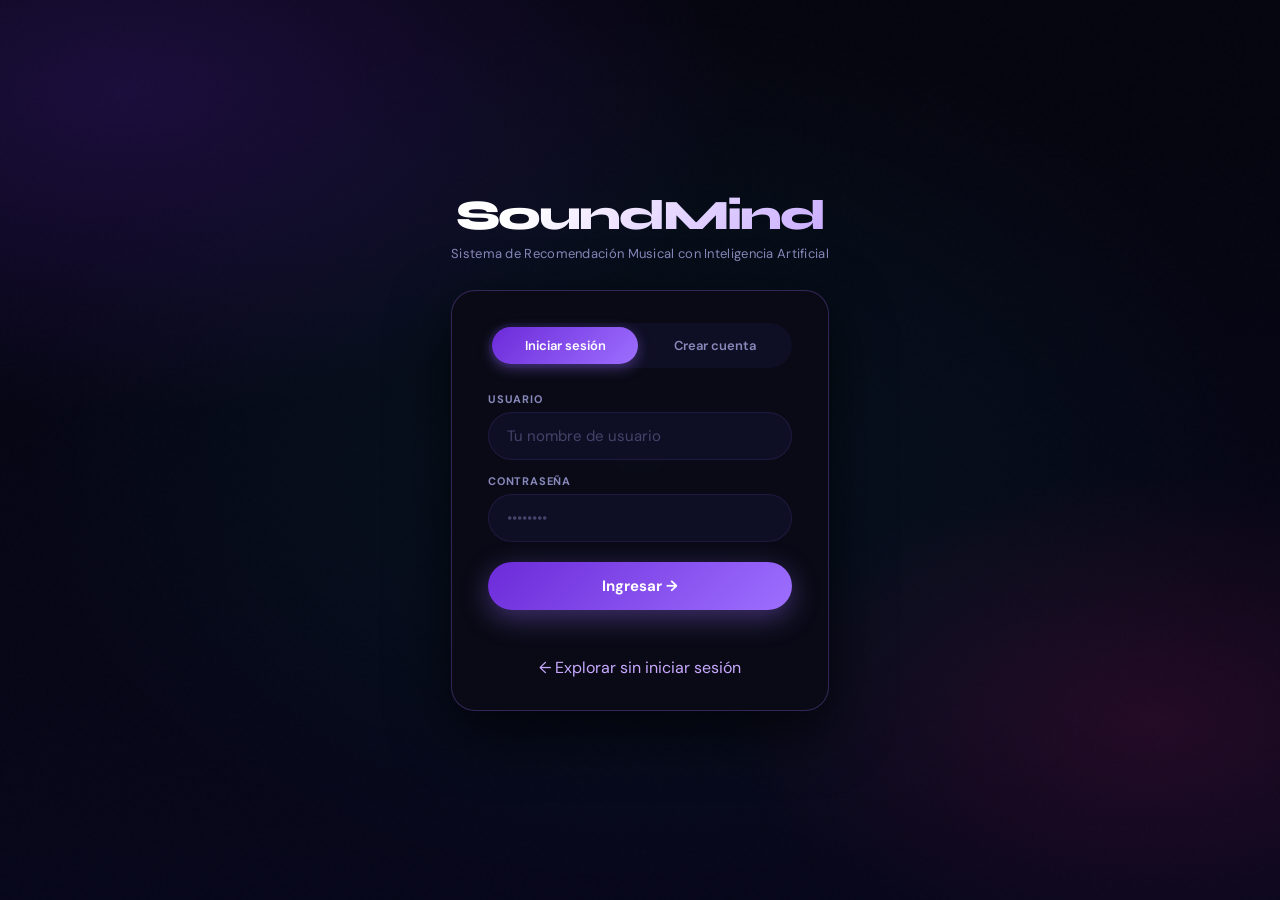
<file: login.html>
<!DOCTYPE html>
<html lang="es">
<head>
  <meta charset="UTF-8">
  <meta name="viewport" content="width=device-width, initial-scale=1.0">
  <title>SoundMind — Iniciar sesión</title>
  <link rel="preconnect" href="https://fonts.googleapis.com">
  <link href="https://fonts.googleapis.com/css2?family=Syne:wght@400;600;700;800&family=DM+Sans:ital,opsz,wght@0,9..40,300;0,9..40,400;0,9..40,500;0,9..40,600;1,9..40,400&display=swap" rel="stylesheet">
  <link rel="stylesheet" href="style.css">
  <style>
    body {
      display: flex;
      align-items: center;
      justify-content: center;
      min-height: 100vh;
      padding: 20px;
      background: radial-gradient(circle at 20% 30%, #1a0533 0%, #0b0b16 60%, #05050c 100%);
      background-size: 400% 400%;
      animation: gradientShift 15s ease infinite;
    }
    @keyframes gradientShift {
      0% { background-position: 0% 50%; }
      50% { background-position: 100% 50%; }
      100% { background-position: 0% 50%; }
    }
    #authScreen {
      position: static;
      background: transparent;
      backdrop-filter: none;
    }
    .auth-card {
      background: rgba(11,11,22,0.9);
      backdrop-filter: blur(15px);
    }
  </style>
</head>
<body>
  <div id="authScreen">
    <div class="auth-wrap">
      <div class="auth-brand">
        <h1>SoundMind</h1>
        <p>Sistema de Recomendación Musical con Inteligencia Artificial</p>
      </div>
      <div class="auth-card">
        <div class="auth-tabs">
          <button class="auth-tab active" id="tabLogin" onclick="switchTab('login')">Iniciar sesión</button>
          <button class="auth-tab" id="tabReg" onclick="switchTab('register')">Crear cuenta</button>
        </div>

        <div id="formLogin">
          <div class="auth-field">
            <label>Usuario</label>
            <input type="text" id="loginUser" placeholder="Tu nombre de usuario" autocomplete="username">
          </div>
          <div class="auth-field">
            <label>Contraseña</label>
            <input type="password" id="loginPass" placeholder="••••••••" autocomplete="current-password">
          </div>
          <button class="btn-auth" onclick="doLogin()">Ingresar →</button>
        </div>

        <div id="formReg" class="hidden">
          <div class="auth-field">
            <label>Nombre</label>
            <input type="text" id="regName" placeholder="Tu nombre real" autocomplete="name">
          </div>
          <div class="auth-field">
            <label>Usuario</label>
            <input type="text" id="regUser" placeholder="Elige un nombre de usuario" autocomplete="username">
          </div>
          <div class="auth-field">
            <label>Contraseña</label>
            <input type="password" id="regPass" placeholder="Mínimo 6 caracteres" autocomplete="new-password">
          </div>
          <button class="btn-auth" onclick="doRegister()">Crear cuenta →</button>
        </div>

        <div id="authMsg"></div>
        <p style="text-align:center; margin-top:15px; color:var(--text2);">
          <a href="explore.html" style="color:var(--accent3);">← Explorar sin iniciar sesión</a>
        </p>
      </div>
    </div>
  </div>

  <script>
    const API_BASE = 'https://streamflix-music.onrender.com';

    function saveSession(user) {
      localStorage.setItem('soundmind_user', JSON.stringify(user));
    }

    function switchTab(tab) {
      document.getElementById('tabLogin').classList.toggle('active', tab === 'login');
      document.getElementById('tabReg').classList.toggle('active', tab === 'register');
      document.getElementById('formLogin').classList.toggle('hidden', tab !== 'login');
      document.getElementById('formReg').classList.toggle('hidden', tab !== 'register');
      document.getElementById('authMsg').textContent = '';
    }

    async function doLogin() {
      const username = document.getElementById('loginUser').value.trim();
      const password = document.getElementById('loginPass').value.trim();
      if (!username || !password) {
        document.getElementById('authMsg').textContent = 'Completa todos los campos';
        return;
      }
      document.getElementById('authMsg').textContent = 'Verificando…';
      try {
        const res = await fetch(`${API_BASE}/api/login`, {
          method: 'POST',
          headers: { 'Content-Type': 'application/json' },
          body: JSON.stringify({ username, password })
        });
        if (!res.ok) {
          const errorData = await res.json().catch(() => ({}));
          throw new Error(errorData.error || 'Error de conexión');
        }
        const data = await res.json();
        saveSession(data.user);
        window.location.href = 'index.html';
      } catch (err) {
        console.error('Error en login:', err);
        document.getElementById('authMsg').textContent = err.message || 'Error de conexión. Intenta de nuevo.';
      }
    }

    async function doRegister() {
      const nombre = document.getElementById('regName').value.trim();
      const username = document.getElementById('regUser').value.trim();
      const password = document.getElementById('regPass').value.trim();
      if (!nombre || !username || !password) {
        document.getElementById('authMsg').textContent = 'Completa todos los campos';
        return;
      }
      if (username.length < 3) {
        document.getElementById('authMsg').textContent = 'El usuario debe tener al menos 3 caracteres';
        return;
      }
      if (password.length < 6) {
        document.getElementById('authMsg').textContent = 'La contraseña debe tener al menos 6 caracteres';
        return;
      }
      document.getElementById('authMsg').textContent = 'Creando cuenta…';
      try {
        const res = await fetch(`${API_BASE}/api/register`, {
          method: 'POST',
          headers: { 'Content-Type': 'application/json' },
          body: JSON.stringify({ nombre, username, password })
        });
        if (!res.ok) {
          const errorData = await res.json().catch(() => ({}));
          throw new Error(errorData.error || 'Error al crear cuenta');
        }
        const data = await res.json();
        saveSession(data.user);
        window.location.href = 'index.html';
      } catch (err) {
        console.error('Error en registro:', err);
        document.getElementById('authMsg').textContent = err.message || 'Error de conexión. Intenta de nuevo.';
      }
    }
  </script>
</body>
</html>
</file>
<file: style.css>
@import url('https://fonts.googleapis.com/css2?family=Syne:wght@400;600;700;800&family=DM+Sans:ital,opsz,wght@0,9..40,300;0,9..40,400;0,9..40,500;0,9..40,600;1,9..40,400&display=swap');

*,*::before,*::after{margin:0;padding:0;box-sizing:border-box}

:root{
  --bg:        #04040e;
  --bg1:       #08081a;
  --bg2:       #0e0e24;
  --bg3:       #151530;
  --bg4:       #1c1c3a;
  --bg5:       #232348;

  --accent:    #9d6fff;
  --accent2:   #6c2bd9;
  --accent3:   #c8a9ff;
  --accentA:   rgba(157,111,255,.18);
  --accentB:   rgba(157,111,255,.07);

  --cyan:      #00f5d4;
  --pink:      #f72585;
  --gold:      #ffd166;
  --green:     #06d6a0;
  --red:       #ff6b6b;

  --text:      #f0f0ff;
  --text2:     #8888bb;
  --text3:     #44446a;

  --border:    rgba(157,111,255,.12);
  --border2:   rgba(157,111,255,.28);
  --glass:     rgba(255,255,255,.025);
  --glass-bg:  rgba(8,8,26,.7);
  --glass-border: rgba(255,255,255,.07);

  --font-h: 'Syne', sans-serif;
  --font-b: 'DM Sans', sans-serif;

  --nav:   256px;
  --bar: 110px; 
  --mobile-nav-height: 64px;

  --shadow-sm:   0 2px 8px rgba(0,0,0,.4);
  --shadow-md:   0 8px 32px rgba(0,0,0,.5);
  --shadow-lg:   0 20px 60px rgba(0,0,0,.7);
  --shadow-glow: 0 0 40px rgba(157,111,255,.25);
  --shadow-cyan: 0 0 30px rgba(0,245,212,.2);

  --grad-hero:   linear-gradient(135deg,rgba(108,43,217,.3),rgba(247,37,133,.15),rgba(0,245,212,.08));
  --grad-card:   linear-gradient(145deg,rgba(157,111,255,.1),rgba(0,245,212,.04));

  --ease:   cubic-bezier(.23,1,.32,1);
  --fast:   .18s cubic-bezier(.23,1,.32,1);
  --smooth: .32s cubic-bezier(.23,1,.32,1);
}

html{scroll-behavior:smooth;font-size:16px}
body{
  font-family:var(--font-b);
  background:var(--bg);
  color:var(--text);
  min-height:100vh;
  overflow-x:hidden;
  padding-bottom:var(--bar);
  position:relative;
}

body::before{
  content:'';
  position:fixed;inset:0;
  background:
    radial-gradient(ellipse 80% 60% at 10% 10%, rgba(108,43,217,.22) 0%, transparent 60%),
    radial-gradient(ellipse 60% 50% at 90% 80%, rgba(247,37,133,.12) 0%, transparent 55%),
    radial-gradient(ellipse 70% 70% at 50% 50%, rgba(0,245,212,.06) 0%, transparent 70%),
    linear-gradient(180deg, #04040e 0%, #06061a 100%);
  pointer-events:none;
  z-index:0;
  animation:meshShift 18s ease-in-out infinite alternate;
}
@keyframes meshShift{
  0%  {background-position:0% 0%, 100% 100%, 50% 50%}
  50% {background-position:30% 20%, 70% 60%, 60% 40%}
  100%{background-position:10% 80%, 90% 10%, 40% 70%}
}

body::after{
  content:'';
  position:fixed;inset:0;
  background-image:url("data:image/svg+xml,%3Csvg viewBox='0 0 256 256' xmlns='http://www.w3.org/2000/svg'%3E%3Cfilter id='n'%3E%3CfeTurbulence type='fractalNoise' baseFrequency='0.9' numOctaves='4'/%3E%3C/filter%3E%3Crect width='100%25' height='100%25' filter='url(%23n)' opacity='0.03'/%3E%3C/svg%3E");
  pointer-events:none;z-index:0;opacity:.4;
}

#app,#playerBar,#expandedPlayer,#toast,#voiceOverlay,
#contextMenu,.mobile-nav,.hamburger{position:relative;z-index:1}

a{color:var(--accent);text-decoration:none}
button{cursor:pointer;font-family:var(--font-b);border:none;background:none;transition:var(--fast)}
input,select{font-family:var(--font-b)}
::-webkit-scrollbar{width:4px;height:4px}
::-webkit-scrollbar-track{background:transparent}
::-webkit-scrollbar-thumb{background:rgba(157,111,255,.3);border-radius:10px}
::-webkit-scrollbar-thumb:hover{background:var(--accent)}
.hidden{display:none!important}
code{font-size:12px;color:var(--accent3);background:var(--bg3);padding:2px 6px;border-radius:4px}

.page{display:none}
.page.active{display:block;animation:pageIn .35s var(--ease)}
@keyframes pageIn{from{opacity:0;transform:translateY(10px)}to{opacity:1;transform:none}}

#app{display:flex;min-height:calc(100vh - var(--bar))}

.sidebar{
  width:var(--nav);flex-shrink:0;
  background:rgba(6,6,20,.85);
  backdrop-filter:blur(40px) saturate(160%);
  border-right:1px solid var(--border);
  display:flex;flex-direction:column;
  position:sticky;top:0;
  height:calc(100vh - var(--bar));
  overflow-y:auto;z-index:100;
  box-shadow:4px 0 30px rgba(0,0,0,.4);
  transition:width .3s var(--ease);
}
.sidebar.collapsed{width:64px}

.sidebar-brand{
  display:flex;align-items:center;justify-content:space-between;
  padding:28px 20px 20px;
  border-bottom:1px solid var(--border);flex-shrink:0;
}
.sidebar-brand-content{min-width:0;flex:1}
.sidebar-brand h1{
  font-family:var(--font-h);font-size:21px;font-weight:800;letter-spacing:-.6px;
  background:linear-gradient(135deg,#fff 0%,var(--accent3) 60%,var(--cyan) 100%);
  -webkit-background-clip:text;-webkit-text-fill-color:transparent;background-clip:text;
}
.brand-short{display:none}
.sidebar.collapsed .brand-full{display:none}
.sidebar.collapsed .brand-short{display:inline}
.sidebar-brand p{font-size:9px;color:var(--text3);margin-top:2px;letter-spacing:1.2px;text-transform:uppercase}
.sidebar.collapsed .sidebar-brand p{display:none}

.sidebar-toggle-btn{
  background:rgba(157,111,255,.08);border:1px solid var(--border);
  border-radius:8px;padding:6px 8px;color:var(--text2);
  font-size:14px;cursor:pointer;margin-left:8px;
  transition:var(--fast);flex-shrink:0;
}
.sidebar-toggle-btn:hover{background:var(--accentA);color:var(--accent3)}

.sidebar-nav{padding:12px 8px;flex:1}
.nav-section{
  font-size:9px;color:var(--text3);letter-spacing:1.8px;
  text-transform:uppercase;font-weight:700;
  padding:16px 12px 6px;transition:opacity .2s;
}
.sidebar.collapsed .nav-section{display:none}

.nav-item{
  display:flex;align-items:center;gap:10px;
  padding:10px 12px;border-radius:12px;
  color:var(--text2);font-size:13px;font-weight:500;
  width:100%;text-align:left;margin-bottom:2px;
  transition:var(--fast);position:relative;white-space:nowrap;
  overflow:hidden;
}
.nav-item::before{
  content:'';position:absolute;inset:0;border-radius:12px;
  background:var(--accentA);opacity:0;transition:var(--fast);
}
.nav-item:hover{color:var(--text)}
.nav-item:hover::before{opacity:1}
.nav-item.active{color:var(--accent3);font-weight:600}
.nav-item.active::before{opacity:1}
.nav-item.active::after{
  content:'';position:absolute;left:0;top:50%;transform:translateY(-50%);
  width:3px;height:55%;
  background:linear-gradient(180deg,var(--cyan),var(--accent));
  border-radius:0 4px 4px 0;
  box-shadow:0 0 8px var(--cyan);
}
.sidebar.collapsed .nav-item{justify-content:center;font-size:0;gap:0;padding:10px 0}
.sidebar.collapsed .nav-item .nav-icon{font-size:18px}
.nav-icon{font-size:16px;width:20px;text-align:center;flex-shrink:0;position:relative;z-index:1}
.nav-badge{
  margin-left:auto;background:linear-gradient(135deg,var(--accent2),var(--pink));
  color:#fff;font-size:10px;font-weight:700;
  padding:1px 7px;border-radius:20px;position:relative;z-index:1;
}
.sidebar.collapsed .nav-badge{display:none}

.main-content{
  flex:1;min-width:0;
  padding:22px 26px;
  overflow-y:auto;
  height:calc(100vh - var(--bar));
  scroll-behavior:smooth;
}

.user-header{
  position:relative;overflow:hidden;
  background:var(--grad-hero);
  border:1px solid var(--border2);
  border-radius:24px;padding:22px 26px;
  margin-bottom:26px;
  display:flex;flex-wrap:wrap;gap:16px;
  align-items:center;justify-content:space-between;
  backdrop-filter:blur(20px);
}
.user-header::before{
  content:'';position:absolute;
  top:-80px;right:-80px;
  width:300px;height:300px;border-radius:50%;
  background:radial-gradient(circle,rgba(157,111,255,.2) 0%,transparent 70%);
  animation:hdrPulse 6s ease-in-out infinite alternate;
  pointer-events:none;
}
.user-header::after{
  content:'';position:absolute;
  bottom:-40px;left:20%;
  width:200px;height:200px;border-radius:50%;
  background:radial-gradient(circle,rgba(0,245,212,.1) 0%,transparent 70%);
  animation:hdrPulse 8s ease-in-out infinite alternate-reverse;
  pointer-events:none;
}
@keyframes hdrPulse{from{transform:scale(1) translate(0,0)}to{transform:scale(1.3) translate(20px,-20px)}}

.user-header-info{display:flex;align-items:center;gap:14px;z-index:1;min-width:0}
.user-avatar{
  width:48px;height:48px;border-radius:50%;flex-shrink:0;
  background:linear-gradient(135deg,var(--accent2),var(--pink));
  display:flex;align-items:center;justify-content:center;
  font-family:var(--font-h);font-size:17px;font-weight:800;color:#fff;
  box-shadow:0 0 0 3px rgba(157,111,255,.3),0 0 20px rgba(157,111,255,.3);
  position:relative;
}
.user-avatar::after{
  content:'';position:absolute;inset:-4px;border-radius:50%;
  border:2px solid transparent;
  background:linear-gradient(135deg,var(--cyan),var(--accent),var(--pink)) border-box;
  -webkit-mask:linear-gradient(#fff 0 0) padding-box,linear-gradient(#fff 0 0);
  -webkit-mask-composite:xor;mask-composite:exclude;
  animation:avatarSpin 4s linear infinite;
}
@keyframes avatarSpin{to{transform:rotate(360deg)}}

.user-header-info h2{
  font-family:var(--font-h);font-size:22px;font-weight:800;
  letter-spacing:-.4px;margin:0;line-height:1.2;
  white-space:nowrap;overflow:hidden;text-overflow:ellipsis;
}
.user-header-info h2 span{
  background:linear-gradient(90deg,var(--accent3),var(--cyan));
  -webkit-background-clip:text;-webkit-text-fill-color:transparent;background-clip:text;
}
.user-header-info p{color:var(--text2);font-size:12px;margin-top:3px;line-height:1.4}

.user-header-stats{display:flex;align-items:center;gap:8px;flex-wrap:wrap;z-index:1}
.hstat{
  text-align:center;
  background:rgba(255,255,255,.04);
  border:1px solid rgba(255,255,255,.07);
  border-radius:14px;padding:8px 16px;min-width:60px;
  transition:var(--fast);
}
.hstat:hover{background:var(--accentA);border-color:var(--border2);transform:translateY(-2px)}
.hstat-val{
  font-family:var(--font-h);font-size:20px;font-weight:800;line-height:1;
  background:linear-gradient(135deg,#fff,var(--accent3));
  -webkit-background-clip:text;-webkit-text-fill-color:transparent;background-clip:text;
}
.hstat-label{font-size:9px;color:var(--text3);margin-top:3px;letter-spacing:.5px;text-transform:uppercase}

.btn-logout-header{
  padding:8px 18px;border-radius:50px;
  border:1px solid rgba(255,107,107,.3);
  background:rgba(255,107,107,.1);color:var(--red);
  font-size:12px;font-weight:600;cursor:pointer;
  transition:var(--fast);white-space:nowrap;margin-left:4px;
}
.btn-logout-header:hover{background:rgba(255,107,107,.25);border-color:var(--red);transform:scale(1.04)}

.section{margin-bottom:34px}
.section-title{
  font-family:var(--font-h);font-size:17px;font-weight:700;
  margin-bottom:14px;color:var(--text);letter-spacing:-.2px;
}
.section-head{
  display:flex;align-items:center;justify-content:space-between;
  margin-bottom:14px;gap:8px;
}
.section-head .section-title{margin-bottom:0}
.section-arrows{display:flex;gap:6px}
.section-arrow-btn{
  width:28px;height:28px;border-radius:50%;
  background:rgba(255,255,255,.06);
  border:1px solid var(--border);
  color:var(--text2);font-size:12px;
  display:flex;align-items:center;justify-content:center;
  cursor:pointer;transition:var(--fast);
}
.section-arrow-btn:hover{background:var(--accentA);color:var(--accent3);border-color:var(--border2);transform:scale(1.1)}
.section-arrow-btn:disabled{opacity:.2;cursor:default;pointer-events:none}

.ai-badge{
  font-size:10px;font-weight:700;letter-spacing:.5px;
  background:linear-gradient(135deg,rgba(157,111,255,.2),rgba(0,245,212,.1));
  color:var(--cyan);
  border:1px solid rgba(0,245,212,.25);
  padding:3px 10px;border-radius:20px;
  white-space:nowrap;flex-shrink:0;
  animation:badgePulse 3s ease-in-out infinite;
}
@keyframes badgePulse{0%,100%{box-shadow:0 0 0 rgba(0,245,212,0)}50%{box-shadow:0 0 12px rgba(0,245,212,.2)}}

.horizontal-scroll{
  display:flex;gap:12px;overflow-x:auto;
  padding-bottom:6px;scrollbar-width:none;
  -webkit-overflow-scrolling:touch;
}
.horizontal-scroll::-webkit-scrollbar{display:none}

#playerBar {
  position: fixed;
  bottom: 0; left: 0; right: 0;
  height: var(--bar);
  background: rgba(4, 4, 18, 0.95);
  backdrop-filter: blur(60px) saturate(200%);
  border-top: 1px solid rgba(157, 111, 255, 0.15);
  display: grid;
  grid-template-columns: 28% 1fr 28%;
  grid-template-rows: 1fr;
  align-items: center;
  padding: 0 20px;
  gap: 14px;
  z-index: 500;
  box-shadow: 0 -4px 40px rgba(0,0,0,.6), 0 -1px 0 rgba(157,111,255,.08);
}
#playerBar::before{
  content:'';position:absolute;top:0;left:0;right:0;height:1px;
  background:linear-gradient(90deg,
    transparent 0%,var(--accent) 30%,var(--cyan) 60%,var(--pink) 80%,transparent 100%);
  opacity:.6;animation:playerLine 4s ease-in-out infinite alternate;
}
@keyframes playerLine{
  from{background-position:0% 0%}
  to{background-position:100% 0%}
}

.player-left{
  flex:0 0 28%;display:flex;align-items:center;gap:12px;min-width:0;
}
.pl-disc-wrap{
  width:56px;height:56px;flex-shrink:0;
  position:relative;border-radius:50%;cursor:pointer;
}
.pl-disc-wrap::before{
  content:'';position:absolute;inset:-3px;border-radius:50%;
  background:conic-gradient(var(--accent),var(--cyan),var(--pink),var(--accent));
  animation:discRing 3s linear infinite paused;
  opacity:.7;
}
.pl-disc-wrap:hover::before{opacity:1}
.pl-disc{
  position:absolute;inset:3px;border-radius:50%;
  display:flex;align-items:center;justify-content:center;
  overflow:hidden;
  animation:discSpin 3s linear infinite paused;
  background:var(--bg2);
}
.pl-disc.spinning{animation-play-state:running}
.pl-disc.spinning ~ .pl-disc-wrap::before,
.pl-disc-wrap:has(.pl-disc.spinning)::before{
  animation-play-state:running;
}
.pl-disc-wrap.spinning::before{animation-play-state:running}

.pl-disc-cover{
  position:absolute;inset:0;border-radius:50%;
  display:flex;align-items:center;justify-content:center;
  font-size:20px;overflow:hidden;
}
.pl-disc-cover img{width:100%;height:100%;object-fit:cover;border-radius:50%;display:block}
.pl-disc-center{
  position:absolute;top:50%;left:50%;transform:translate(-50%,-50%);
  width:12px;height:12px;border-radius:50%;
  background:var(--bg1);border:2px solid rgba(157,111,255,.4);z-index:2;
  box-shadow:0 0 8px rgba(157,111,255,.5);
}
.pl-info{flex:1;min-width:0;cursor:pointer}
.pl-title{font-size:13px;font-weight:700;white-space:nowrap;overflow:hidden;text-overflow:ellipsis}
.pl-artist{font-size:11px;color:var(--text2);margin-top:1px;white-space:nowrap;overflow:hidden;text-overflow:ellipsis}

.player-center {
  flex: 1;
  display: flex;
  flex-direction: column;
  align-items: center;
  gap: 4px;
  min-width: 0;
}
.pl-controls-btns{display:flex;align-items:center;gap:10px}
.pl-controls-btns .pl-btn{
  display:flex!important;align-items:center;justify-content:center;
  width:34px;height:34px;border-radius:50%;
  background:rgba(255,255,255,.06);
  border:1px solid rgba(255,255,255,.1);
  color:var(--text)!important;font-size:15px;
  cursor:pointer;transition:var(--fast);
}
.pl-controls-btns .pl-btn:hover{
  background:var(--accentA);border-color:var(--border2);
  color:var(--accent3)!important;transform:scale(1.12);
}
.pl-btn.play-pause{
  width:42px!important;height:42px!important;
  background:linear-gradient(135deg,var(--accent2),var(--accent))!important;
  border:none!important;color:#fff!important;font-size:16px;
  box-shadow:0 4px 20px rgba(157,111,255,.5);
}
.pl-btn.play-pause:hover{transform:scale(1.1)!important;box-shadow:0 6px 28px rgba(157,111,255,.7)!important}
.pl-btn.skip-btn{
  font-size:10px!important;font-weight:700;
  background:rgba(255,255,255,.04)!important;
  border:1px solid rgba(255,255,255,.08)!important;
  color:var(--text2)!important;
}
.pl-btn.skip-btn:hover{color:var(--cyan)!important;border-color:rgba(0,245,212,.3)!important;background:rgba(0,245,212,.06)!important}

.pl-progress-wrap{width:100%;display:flex;align-items:center;gap:8px}
.pl-time{font-size:10px;color:var(--text3);width:34px;flex-shrink:0;font-variant-numeric:tabular-nums}
.pl-progress{
  flex:1;height:3px;background:rgba(255,255,255,.08);
  border-radius:3px;cursor:pointer;overflow:visible;position:relative;
  transition:height .15s;
}
.pl-progress:hover{height:5px}
.pl-progress::before{
  content:'';position:absolute;inset:0;border-radius:3px;
  background:rgba(157,111,255,.15);
}
.pl-progress-fill{
  height:100%;border-radius:3px;width:0%;position:relative;
  background:linear-gradient(90deg,var(--accent2),var(--cyan));
  box-shadow:0 0 8px var(--accent);
  transition:box-shadow .3s;
}
.pl-progress-fill::after{
  content:'';position:absolute;right:0;top:50%;transform:translate(50%,-50%);
  width:10px;height:10px;border-radius:50%;
  background:#fff;box-shadow:0 0 8px var(--accent);
  opacity:0;transition:opacity .15s;
}
.pl-progress:hover .pl-progress-fill::after{opacity:1}

.pl-visualizer {
  display: flex;
  align-items: flex-end;
  justify-content: center;
  gap: 3px;
  height: 44px;
  padding: 0 10px;
  flex-shrink: 0;
  position: relative;
  width: 100%;         
  max-width: 600px;     
}

.pl-visualizer::after {
  content: '';
  position: absolute;
  bottom: -10px;
  left: 0; right: 0;
  height: 10px;
  background: inherit;
  transform: scaleY(-1);
  opacity: 0.15;
  pointer-events: none;
}

.vis-bar {
  width: 4px;          
  border-radius: 4px 4px 1px 1px;
  min-height: 3px;
  transform-origin: bottom center;
  transition: height 0.06s linear, background 0.3s ease;
  position: relative;
  flex-shrink: 0;
}

.vis-bar.idle {
  animation: idleVis calc(0.6s + var(--d, 0s)) ease-in-out infinite alternate;
  background: linear-gradient(to top, var(--accent2), var(--accent));
  box-shadow: 0 0 5px rgba(157, 111, 255, 0.3);
}

@keyframes idleVis {
  from { height: 3px;  opacity: 0.35; }
  to   { height: 16px; opacity: 0.75; }
}

@media (max-width: 768px) {
  :root {
    --nav: 0px;
    --bar: 88px;   
  }

  #playerBar {
    bottom: var(--mobile-nav-height);
    height: var(--bar);
    padding: 0 10px;
    gap: 6px;
    grid-template-columns: auto 1fr auto;
  }

  .pl-visualizer {
    height: 28px; 
    gap: 2px;
    padding: 0 4px;
    max-width: 100%;
  }

  .vis-bar {
    width: 3px;
  }

  @media (max-width: 420px) {
    .pl-visualizer {
      display: none;
    }
  }
}

@media (max-width: 420px) {
  .pl-visualizer {
    height: 30px;
    gap: 2px;
    padding: 0 4px;
  }
}
.vis-bar{
  width:3px;border-radius:3px;min-height:2px;
  background:linear-gradient(to top,var(--accent2),var(--cyan));
  box-shadow:0 0 6px var(--accent);
  transform-origin:bottom;
  transition:height .05s linear;
}
.vis-bar.idle{
  animation:idleVis calc(.5s + var(--d,0s)) ease-in-out infinite alternate;
  box-shadow:0 0 4px rgba(157,111,255,.4);
}
@keyframes idleVis{from{height:2px;opacity:.4}to{height:12px;opacity:.9}}

.player-right{flex:0 0 28%;display:flex;align-items:center;justify-content:flex-end;gap:8px}
.pl-volume{display:flex;align-items:center;gap:6px}
.pl-vol-icon{font-size:14px;color:var(--text2)}
.pl-volume input[type=range]{
  -webkit-appearance:none;appearance:none;
  width:90px;height:3px;border-radius:3px;
  background:rgba(255,255,255,.12);outline:none;
  transition:var(--fast);
}
.pl-volume input[type=range]::-webkit-slider-thumb{
  -webkit-appearance:none;
  width:12px;height:12px;border-radius:50%;
  background:linear-gradient(135deg,var(--accent),var(--cyan));
  cursor:pointer;box-shadow:0 0 6px var(--accent);
}
.vol-percent{font-size:10px;color:var(--accent3);font-weight:600;min-width:30px}

.sleep-timer-wrap{position:relative;display:flex;align-items:center;gap:4px}
.sleep-menu{
  position:absolute;bottom:52px;left:50%;transform:translateX(-50%);
  background:var(--bg2);border:1px solid var(--border2);
  border-radius:14px;padding:10px;
  display:flex;flex-direction:column;gap:6px;
  box-shadow:var(--shadow-lg);backdrop-filter:blur(20px);z-index:20;
}
.sleep-menu button{
  background:var(--bg3);color:var(--text);border:none;
  padding:6px 14px;border-radius:20px;font-size:12px;cursor:pointer;transition:var(--fast);
}
.sleep-menu button:hover{background:var(--accentA);color:var(--accent3)}
.sleep-countdown{font-size:11px;color:var(--cyan);font-weight:700;min-width:40px;text-align:center}

@keyframes discSpin{to{transform:rotate(360deg)}}
@keyframes discRing{to{transform:rotate(360deg)}}

#expandedPlayer{
  position:fixed;inset:0;z-index:1000;
  display:flex;align-items:center;justify-content:center;
  background:rgba(4,4,14,.96);backdrop-filter:blur(40px);
  opacity:0;pointer-events:none;transition:opacity .3s var(--ease);
}
#expandedPlayer:not(.hidden){opacity:1;pointer-events:auto}
.expanded-bg{position:absolute;inset:0}

.expanded-card{
  position:relative;z-index:1;
  background:linear-gradient(160deg,rgba(20,20,45,.9),rgba(8,8,26,.95));
  border:1px solid rgba(157,111,255,.22);
  border-radius:32px;padding:36px 30px 28px;
  max-width:430px;width:92%;text-align:center;
  box-shadow:var(--shadow-lg),0 0 60px rgba(157,111,255,.12);
  backdrop-filter:blur(40px);
  overflow:hidden;
}
.expanded-card::before{
  content:'';position:absolute;top:-100px;right:-100px;
  width:300px;height:300px;border-radius:50%;
  background:radial-gradient(circle,rgba(157,111,255,.12),transparent 70%);
  pointer-events:none;animation:hdrPulse 6s ease-in-out infinite alternate;
}
.expanded-card::after{
  content:'';position:absolute;bottom:-80px;left:-60px;
  width:220px;height:220px;border-radius:50%;
  background:radial-gradient(circle,rgba(0,245,212,.08),transparent 70%);
  pointer-events:none;animation:hdrPulse 8s ease-in-out infinite alternate-reverse;
}

.expanded-close{
  position:absolute;top:16px;right:18px;
  background:rgba(255,255,255,.07);border:1px solid rgba(255,255,255,.1);
  border-radius:50%;width:32px;height:32px;
  display:flex;align-items:center;justify-content:center;
  color:var(--text2);font-size:15px;cursor:pointer;transition:var(--fast);z-index:2;
}
.expanded-close:hover{background:rgba(255,107,107,.2);color:var(--red);border-color:var(--red)}

.expanded-disc{display:flex;justify-content:center;margin-bottom:20px;position:relative;z-index:1}
.expanded-disc-img{
  width:150px;height:150px;border-radius:50%;
  overflow:hidden;position:relative;flex-shrink:0;
  animation:discSpin 3s linear infinite paused;
  box-shadow:0 0 0 4px rgba(157,111,255,.2),0 0 40px rgba(157,111,255,.3);
}
.expanded-disc-img.spinning{animation-play-state:running}
.expanded-disc-img::after{
  content:'';position:absolute;inset:-6px;border-radius:50%;
  background:conic-gradient(var(--accent),var(--cyan),var(--pink),var(--accent));
  z-index:-1;animation:discRing 2s linear infinite paused;opacity:.8;
}
.expanded-disc-img.spinning::after{animation-play-state:running}

.expanded-info{position:relative;z-index:1}
.expanded-info h2{font-family:var(--font-h);font-size:19px;font-weight:800;margin-bottom:4px;letter-spacing:-.3px}
.expanded-info p{color:var(--text2);font-size:13px;margin-bottom:6px}

.expanded-like-row{
  display:flex;justify-content:center;gap:12px;margin:10px 0 16px;
  position:relative;z-index:1;
}
.exp-action-btn{
  background:rgba(255,255,255,.07);border:1px solid rgba(255,255,255,.1);
  border-radius:50%;width:44px;height:44px;
  display:flex;align-items:center;justify-content:center;
  font-size:18px;cursor:pointer;transition:var(--fast);color:var(--text);
}
.exp-action-btn:hover{background:var(--accentA);border-color:var(--border2);transform:scale(1.1)}

.expanded-controls{
  display:flex;justify-content:center;align-items:center;
  gap:10px;margin-bottom:18px;flex-wrap:nowrap;
  position:relative;z-index:1;
}
.expanded-controls .pl-btn{
  width:38px;height:38px;border-radius:50%;
  background:rgba(255,255,255,.07);border:1px solid rgba(255,255,255,.1);
  color:var(--text)!important;font-size:14px;font-weight:700;
  display:flex!important;align-items:center;justify-content:center;
  cursor:pointer;transition:var(--fast);
}
.expanded-controls .pl-btn:hover{background:var(--accentA);border-color:var(--border2);transform:scale(1.1)}
.expanded-controls .pl-btn.play-pause{
  width:52px!important;height:52px!important;
  background:linear-gradient(135deg,var(--accent2),var(--accent))!important;
  border:none!important;color:#fff!important;font-size:18px;
  box-shadow:0 6px 24px rgba(157,111,255,.55);
}
.expanded-controls .pl-btn.play-pause:hover{transform:scale(1.08)!important}
.expanded-controls .pl-btn.skip-btn{
  font-size:11px;font-weight:700;width:34px;height:34px;
  background:rgba(255,255,255,.05)!important;color:var(--text2)!important;
  display:flex!important;
}

.expanded-progress{display:flex;align-items:center;gap:10px;margin-bottom:14px;position:relative;z-index:1}
.expanded-progress .pl-time{font-size:11px;color:var(--text3);width:34px;flex-shrink:0}
.expanded-progress .pl-progress{flex:1;height:4px;background:rgba(255,255,255,.1);border-radius:4px;cursor:pointer;overflow:hidden}
.expanded-progress .pl-progress:hover{height:6px}
.expanded-progress .pl-progress-fill{height:100%;background:linear-gradient(90deg,var(--accent2),var(--cyan));border-radius:4px}

.expanded-volume{display:flex;align-items:center;justify-content:center;gap:8px;margin-bottom:14px;position:relative;z-index:1}
.expanded-volume input[type=range]{flex:1;max-width:180px;accent-color:var(--accent)}

.expanded-next-up{
  margin-top:12px;padding-top:12px;
  border-top:1px solid rgba(255,255,255,.06);
  max-height:140px;overflow-y:auto;
  width:100%;text-align:left;position:relative;z-index:1;
}

@media(max-width:768px){
  .expanded-card{padding:24px 16px 20px;max-height:94vh;overflow-y:auto;border-radius:24px;width:96%}
  .expanded-disc-img{width:120px;height:120px}
  .expanded-info h2{font-size:16px}
  .expanded-like-row{gap:10px;margin:8px 0 12px}
  .exp-action-btn{width:38px;height:38px;font-size:16px}
  .expanded-controls{gap:8px}
  .expanded-controls .pl-btn{width:34px;height:34px;font-size:13px}
  .expanded-controls .pl-btn.play-pause{width:46px!important;height:46px!important;font-size:16px}
  .expanded-controls .pl-btn.skip-btn{display:flex!important;width:30px;height:30px;font-size:10px}
}
@media(max-width:420px){
  .expanded-disc-img{width:100px;height:100px}
  .expanded-controls .pl-btn.play-pause{width:42px!important;height:42px!important}
}

.cards-grid{
  display:grid;
  grid-template-columns:repeat(auto-fill,minmax(160px,1fr));
  gap:14px;perspective:1200px;
}

.song-card{
  background:rgba(14,14,36,.85);
  border:1px solid var(--border);
  border-radius:18px;overflow:hidden;
  transition:var(--smooth);cursor:pointer;
  position:relative;transform-style:preserve-3d;
  box-shadow:var(--shadow-sm);backdrop-filter:blur(12px);
}
.song-card::before{
  content:'';position:absolute;inset:0;
  background:var(--grad-card);opacity:0;transition:var(--smooth);pointer-events:none;
}
.song-card:hover{
  transform:translateY(-10px) rotateX(3deg) rotateY(-1deg);
  border-color:rgba(157,111,255,.4);
  box-shadow:0 20px 50px rgba(0,0,0,.6),0 0 30px rgba(157,111,255,.15);
  z-index:10;
}
.song-card:hover::before{opacity:1}
.song-card.liked{border-color:rgba(6,214,160,.4);box-shadow:0 0 20px rgba(6,214,160,.15)}
.song-card.faved{border-color:rgba(255,209,102,.4);box-shadow:0 0 20px rgba(255,209,102,.15)}
.song-card.playing{
  border-color:var(--accent);
  box-shadow:0 0 30px rgba(157,111,255,.4),var(--shadow-glow);
  transform:scale(1.03);
}

.card-cover{width:100%;padding-top:100%;position:relative;overflow:hidden}
.card-cover-inner{
  position:absolute;inset:0;
  display:flex;align-items:center;justify-content:center;font-size:44px;
  transition:transform .4s var(--ease);
}
.song-card:hover .card-cover-inner{transform:scale(1.08)}

.now-playing-badge{
  position:absolute;top:8px;right:8px;
  background:linear-gradient(135deg,var(--accent2),var(--pink));
  color:#fff;font-size:9px;
  padding:3px 9px;border-radius:20px;font-weight:700;
  display:flex;align-items:center;gap:4px;
  animation:badgePulse 1.5s infinite;
  box-shadow:0 2px 8px rgba(157,111,255,.5);
}

.card-body{padding:12px}
.card-title{font-size:13px;font-weight:700;white-space:nowrap;overflow:hidden;text-overflow:ellipsis;margin-bottom:2px}
.card-artist{font-size:11px;color:var(--text2);margin-bottom:8px;white-space:nowrap;overflow:hidden;text-overflow:ellipsis}
.card-genre{
  display:inline-block;font-size:10px;
  background:var(--accentB);color:var(--accent3);
  border:1px solid var(--border);
  padding:2px 9px;border-radius:20px;margin-bottom:8px;
  font-weight:600;letter-spacing:.3px;
}
.card-actions{display:flex;gap:4px;pointer-events:auto}
.cta{
  flex:1;padding:6px 4px;border-radius:14px;
  border:1px solid var(--border);
  background:rgba(255,255,255,.04);
  color:var(--text2);font-size:11px;
  transition:var(--fast);white-space:nowrap;text-align:center;font-weight:500;
}
.cta:hover{background:var(--accentA);color:var(--accent3);border-color:var(--border2);transform:translateY(-2px)}
.cta.liked-btn{background:rgba(6,214,160,.1);color:var(--green);border-color:rgba(6,214,160,.3)}
.cta.faved-btn{background:rgba(255,209,102,.1);color:var(--gold);border-color:rgba(255,209,102,.3)}

.album-track-list{display:flex;flex-direction:column}
.album-track{
  display:flex;align-items:center;gap:12px;
  padding:9px 6px;border-radius:12px;
  cursor:pointer;transition:var(--fast);
  border:1px solid transparent;
}
.album-track:hover{background:rgba(157,111,255,.06);border-color:var(--border);padding-left:10px}
.album-track.playing{
  background:rgba(157,111,255,.09);border-color:var(--border2);
  box-shadow:0 0 20px rgba(157,111,255,.08);
}
.album-track.playing .album-track-title{
  background:linear-gradient(90deg,var(--accent3),var(--cyan));
  -webkit-background-clip:text;-webkit-text-fill-color:transparent;background-clip:text;
  font-weight:700;
}
.album-track.playing .album-track-num{color:var(--cyan)}

.album-track-num{width:22px;text-align:center;font-size:13px;color:var(--text3);flex-shrink:0}
.album-track-thumb{width:44px;height:44px;border-radius:9px;object-fit:cover;flex-shrink:0;box-shadow:var(--shadow-sm)}
.album-track-thumb-placeholder{
  width:44px;height:44px;border-radius:9px;
  display:flex;align-items:center;justify-content:center;
  font-size:20px;flex-shrink:0;
}
.album-track-info{flex:1;min-width:0}
.album-track-title{font-size:14px;font-weight:600;white-space:nowrap;overflow:hidden;text-overflow:ellipsis;margin-bottom:2px}
.album-track-artist{font-size:12px;color:var(--text2);white-space:nowrap;overflow:hidden;text-overflow:ellipsis}
.album-track-genre{
  font-size:10px;background:rgba(157,111,255,.15);
  color:var(--accent3);padding:2px 8px;border-radius:10px;
  flex-shrink:0;white-space:nowrap;border:1px solid var(--border);
}
.album-track-actions{display:flex;align-items:center;gap:4px;flex-shrink:0}
.album-track-btn{
  background:none;border:none;color:var(--text2);
  font-size:16px;cursor:pointer;padding:6px;
  border-radius:50%;transition:var(--fast);
}
.album-track-btn:hover{color:var(--accent3);background:var(--accentA)}
.album-track-btn.liked-btn{color:var(--red)!important}
.album-track-btn.faved-btn{color:var(--gold)!important}
.album-track-btn.active-btn{color:var(--accent3)!important}

.album-hero{
  position:relative;height:230px;overflow:hidden;
  margin:-22px -26px 0;border-radius:0;
}
.album-hero-bg{
  position:absolute;inset:0;
  background-size:cover;background-position:center;
  filter:blur(22px) brightness(.4) saturate(1.6);
  transform:scale(1.1);
}
.album-hero-content{
  position:relative;z-index:2;
  display:flex;align-items:flex-end;gap:20px;
  padding:20px 26px;height:100%;
}
.album-cover-img{
  width:130px;height:130px;border-radius:16px;object-fit:cover;
  flex-shrink:0;box-shadow:0 8px 32px rgba(0,0,0,.7);
}
.album-cover-placeholder{
  width:130px;height:130px;border-radius:16px;
  display:flex;align-items:center;justify-content:center;
  font-size:56px;flex-shrink:0;box-shadow:0 8px 32px rgba(0,0,0,.6);
}
.album-meta .album-type{
  font-size:10px;font-weight:700;letter-spacing:1.5px;
  text-transform:uppercase;color:rgba(255,255,255,.7);margin-bottom:6px;
}
.album-meta h2{
  font-family:var(--font-h);font-size:26px;font-weight:800;
  letter-spacing:-.5px;line-height:1.1;margin-bottom:6px;
  overflow:hidden;text-overflow:ellipsis;white-space:nowrap;
}
.album-meta .album-sub{font-size:13px;color:rgba(255,255,255,.65)}
.album-actions{display:flex;gap:10px;padding:16px 0 12px;align-items:center;flex-wrap:wrap}

.btn-play-all{
  display:flex;align-items:center;gap:6px;
  background:linear-gradient(135deg,var(--accent2),var(--accent));
  color:#fff;border:none;border-radius:50px;
  padding:10px 24px;font-size:14px;font-weight:700;
  cursor:pointer;transition:var(--fast);
  box-shadow:0 4px 20px rgba(157,111,255,.5);
}
.btn-play-all:hover{transform:scale(1.04);box-shadow:0 6px 28px rgba(157,111,255,.7)}
.btn-shuffle-all{
  display:flex;align-items:center;gap:6px;
  background:rgba(255,255,255,.08);color:var(--text);
  border:1px solid rgba(255,255,255,.15);
  border-radius:50px;padding:10px 20px;
  font-size:14px;font-weight:600;cursor:pointer;transition:var(--fast);
}
.btn-shuffle-all:hover{background:var(--accentA);border-color:var(--border2);color:var(--accent3)}
.btn-back-album{
  display:flex;align-items:center;gap:6px;
  background:rgba(255,255,255,.07);color:var(--text);
  border:1px solid rgba(255,255,255,.12);
  border-radius:50px;padding:8px 16px;
  font-size:13px;font-weight:600;cursor:pointer;transition:var(--fast);
}
.btn-back-album:hover{background:var(--accentA);border-color:var(--border2);color:var(--accent3)}

.top-bar{display:flex;align-items:center;gap:12px;margin-bottom:18px;flex-wrap:wrap}
.search-wrap{
  flex:1;min-width:200px;max-width:460px;
  position:relative;display:flex;align-items:center;
}
.search-wrap input{
  width:100%;padding:12px 50px 12px 44px;
  border-radius:50px;
  border:1px solid var(--border);
  background:rgba(8,8,26,.8);
  color:var(--text);font-size:14px;outline:none;
  transition:var(--fast);backdrop-filter:blur(12px);
}
.search-wrap input:focus{
  border-color:var(--accent);background:var(--bg2);
  box-shadow:0 0 0 3px rgba(157,111,255,.12),0 0 20px rgba(157,111,255,.1);
}
.search-wrap input::placeholder{color:var(--text3)}
.search-icon{position:absolute;left:16px;font-size:15px;pointer-events:none;color:var(--text3)}
.voice-btn{
  position:absolute;right:6px;
  width:34px;height:34px;border-radius:50%;
  background:var(--bg3);border:1px solid var(--border2);
  color:var(--accent3);font-size:15px;
  display:flex;align-items:center;justify-content:center;
  transition:var(--fast);
}
.voice-btn:hover{background:var(--accentA);color:var(--accent);transform:scale(1.1)}
.voice-btn.listening{
  background:rgba(255,107,107,.2);border-color:var(--red);color:var(--red);
  animation:voicePulse 1s infinite;
}
@keyframes voicePulse{0%,100%{box-shadow:0 0 0 0 rgba(255,107,107,.4)}50%{box-shadow:0 0 0 8px rgba(255,107,107,0)}}

.clear-search-btn{
  position:absolute;right:46px;
  width:26px;height:26px;border-radius:50%;
  background:rgba(255,255,255,.1);border:none;
  color:var(--text2);font-size:12px;
  display:flex;align-items:center;justify-content:center;
  cursor:pointer;transition:var(--fast);
}
.clear-search-btn:hover{background:rgba(255,107,107,.2);color:var(--red)}

.genre-pills{display:flex;flex-wrap:wrap;gap:7px;margin-bottom:18px}
.gpill{
  padding:6px 16px;border-radius:50px;
  border:1px solid var(--border);
  background:rgba(255,255,255,.03);
  color:var(--text2);font-size:12px;transition:var(--fast);
}
.gpill:hover{background:var(--accentA);color:var(--accent3);border-color:var(--border2)}
.gpill.active{
  background:linear-gradient(135deg,rgba(108,43,217,.25),rgba(0,245,212,.08));
  border-color:var(--border2);color:var(--accent3);font-weight:600;
  box-shadow:0 0 12px rgba(157,111,255,.15);
}

.loading{display:flex;align-items:center;justify-content:center;padding:60px;color:var(--text2);font-size:14px;gap:10px;grid-column:1/-1}
.spin{width:18px;height:18px;border:2px solid rgba(157,111,255,.2);border-top-color:var(--accent);border-radius:50%;animation:spin .7s linear infinite}
@keyframes spin{to{transform:rotate(360deg)}}
.empty-state{text-align:center;padding:56px 20px;color:var(--text2);grid-column:1/-1}
.empty-icon{font-size:48px;margin-bottom:12px;opacity:.4}
.empty-state p{font-size:13px;line-height:1.7}

.genre-card,.mood-card,.mix-card{
  min-width:140px;height:100px;border-radius:14px;
  background-size:cover;background-position:center;
  position:relative;overflow:hidden;
  display:flex;align-items:flex-end;padding:10px;
  color:#fff;font-weight:700;font-size:16px;
  cursor:pointer;transition:var(--smooth);flex-shrink:0;
  box-shadow:var(--shadow-sm);
}
.genre-card:hover,.mood-card:hover,.mix-card:hover{
  transform:scale(1.05) translateY(-3px);
  box-shadow:0 12px 36px rgba(0,0,0,.6),0 0 20px rgba(157,111,255,.15);
}

#contextMenu{
  position:fixed;inset:0;z-index:3000;
  display:flex;align-items:flex-end;justify-content:center;
  background:rgba(0,0,0,.6);opacity:0;pointer-events:none;transition:opacity .3s;
  backdrop-filter:blur(4px);
}
#contextMenu:not(.hidden){opacity:1;pointer-events:auto}
.context-overlay{position:absolute;inset:0}
.context-sheet{
  background:var(--bg2);border:1px solid var(--border);
  border-radius:24px 24px 0 0;width:100%;max-width:500px;
  padding:20px 16px 30px;box-shadow:var(--shadow-lg);
  transform:translateY(100%);transition:transform .3s var(--ease);
}
#contextMenu:not(.hidden) .context-sheet{transform:translateY(0)}
.context-handle{width:40px;height:4px;background:var(--text3);border-radius:2px;margin:0 auto 16px}
.context-header{display:flex;align-items:center;gap:12px;margin-bottom:20px}
.context-song-img{width:56px;height:56px;border-radius:10px;background:var(--bg3);display:flex;align-items:center;justify-content:center;font-size:26px;overflow:hidden}
.context-song-title{font-weight:700;font-size:15px}
.context-song-artist{font-size:12px;color:var(--text2)}
.context-options button{
  display:flex;align-items:center;gap:10px;width:100%;padding:14px 12px;
  background:none;border:none;color:var(--text);font-size:14px;
  border-bottom:1px solid var(--border);transition:var(--fast);border-radius:8px;
}
.context-options button:hover{background:var(--accentA);color:var(--accent3)}
.context-options button:last-child{border-bottom:none}

.chat-container{
  display:flex;flex-direction:column;
  height:65vh;max-height:600px;
  background:rgba(8,8,26,.7);
  border:1px solid var(--border);
  border-radius:20px;overflow:hidden;
  backdrop-filter:blur(15px);margin-top:16px;
}
.chat-messages-panel{
  flex:1;overflow-y:auto;padding:16px;
  display:flex;flex-direction:column;gap:10px;
  scrollbar-width:thin;scrollbar-color:rgba(157,111,255,.3) transparent;
}
.msg-bubble{
  max-width:75%;padding:10px 14px;border-radius:18px;
  font-size:14px;line-height:1.5;word-wrap:break-word;
  align-self:flex-start;
  background:rgba(255,255,255,.05);
  border:1px solid var(--border);
  color:var(--text);
  animation:msgIn .25s var(--ease);
}
@keyframes msgIn{from{opacity:0;transform:translateY(6px)}to{opacity:1;transform:none}}
.msg-bubble.my-msg{
  align-self:flex-end;
  background:linear-gradient(135deg,rgba(108,43,217,.25),rgba(0,245,212,.08));
  border:1px solid rgba(157,111,255,.3);
}
.msg-user{font-weight:700;font-size:11px;color:var(--accent3);margin-bottom:4px;display:block}
.chat-input-area{
  display:flex;padding:12px 14px;
  border-top:1px solid var(--border);
  background:rgba(4,4,18,.8);gap:10px;align-items:center;flex-shrink:0;
}
.chat-input-area input{
  flex:1;padding:10px 18px;border-radius:25px;
  border:1px solid var(--border);background:var(--bg2);
  color:var(--text);font-size:14px;outline:none;
  transition:var(--fast);font-family:var(--font-b);
}
.chat-input-area input:focus{border-color:var(--accent);box-shadow:0 0 0 3px rgba(157,111,255,.1)}
.chat-input-area input::placeholder{color:var(--text3)}
.chat-send-btn{
  padding:10px 22px;border-radius:25px;
  background:linear-gradient(135deg,var(--accent2),var(--accent));
  color:#fff;font-weight:700;font-size:14px;border:none;
  cursor:pointer;transition:var(--fast);flex-shrink:0;
  box-shadow:0 4px 14px rgba(157,111,255,.4);
}
.chat-send-btn:hover{transform:scale(1.04);box-shadow:0 6px 20px rgba(157,111,255,.6)}

.page-title{font-family:var(--font-h);font-size:28px;font-weight:800;margin-bottom:6px;letter-spacing:-.5px}
.page-sub{color:var(--text2);font-size:13px;margin-bottom:24px;line-height:1.6}

#page-profile .profile-stat{
  display:flex;justify-content:space-between;align-items:center;
  padding:14px 18px;border-radius:14px;
  background:rgba(255,255,255,.03);border:1px solid var(--border);
  margin-bottom:8px;font-size:14px;transition:var(--fast);
}
#page-profile .profile-stat:hover{background:var(--accentA);border-color:var(--border2);transform:translateX(4px)}
#page-profile .profile-stat span{color:var(--text2)}
#page-profile .profile-stat strong{color:var(--accent3);font-weight:700;font-size:16px}

#achievementsList{display:flex;flex-wrap:wrap;gap:10px;margin-top:8px}
.achievement-badge{
  display:inline-flex;align-items:center;gap:6px;
  background:linear-gradient(135deg,rgba(157,111,255,.15),rgba(0,245,212,.06));
  border:1px solid var(--border2);border-radius:20px;
  padding:6px 14px;font-size:13px;color:var(--accent3);font-weight:600;
  transition:var(--fast);
}
.achievement-badge:hover{transform:translateY(-3px);box-shadow:0 6px 20px rgba(157,111,255,.25)}

.metrics-row{display:grid;grid-template-columns:repeat(auto-fit,minmax(130px,1fr));gap:12px;margin-bottom:22px}
.metric{
  background:rgba(255,255,255,.03);border:1px solid var(--border);
  border-radius:16px;padding:18px;text-align:center;
  transition:var(--fast);backdrop-filter:blur(10px);
}
.metric:hover{background:var(--accentA);border-color:var(--border2);transform:translateY(-3px)}
.metric-val{
  font-family:var(--font-h);font-size:26px;font-weight:800;
  background:linear-gradient(135deg,var(--accent3),var(--cyan));
  -webkit-background-clip:text;-webkit-text-fill-color:transparent;background-clip:text;
}
.metric-label{font-size:10px;color:var(--text3);margin-top:4px;text-transform:uppercase;letter-spacing:.5px}
.bar-chart{display:flex;align-items:flex-end;gap:10px;height:130px;padding:0 4px}
.bar-col{display:flex;flex-direction:column;align-items:center;flex:1;height:100%;justify-content:flex-end}
.bar-fill{width:100%;border-radius:6px 6px 0 0;min-height:4px;transition:.6s var(--ease)}
.bar-lbl{font-size:10px;color:var(--text2);margin-top:5px;text-align:center;line-height:1.3}
.bar-num{font-size:11px;color:var(--accent3);font-weight:700;margin-top:2px}
.cv-table{width:100%;border-collapse:collapse;font-size:13px;margin-top:10px}
.cv-table th{text-align:left;color:var(--text2);padding:10px 13px;border-bottom:1px solid var(--border);font-size:11px;text-transform:uppercase;letter-spacing:.4px;font-weight:700}
.cv-table td{padding:10px 13px;border-bottom:1px solid rgba(255,255,255,.025);color:var(--text2)}
.cv-table tr:last-child td{color:var(--accent3);font-weight:700}
.cv-table td.good{color:var(--green)}
.cv-table td.mid{color:var(--gold)}
.comp-table{width:100%;border-collapse:collapse}
.comp-table th{background:var(--bg2);padding:11px 15px;text-align:left;font-size:11px;color:var(--text2);font-weight:700;border-bottom:1px solid var(--border);text-transform:uppercase;letter-spacing:.4px}
.comp-table td{padding:11px 15px;border-bottom:1px solid rgba(255,255,255,.025);font-size:13px;color:var(--text2)}
.comp-table td.hl{color:var(--accent3);font-weight:600}
.success-cards{display:grid;grid-template-columns:repeat(auto-fit,minmax(190px,1fr));gap:12px}
.success-card{background:rgba(255,255,255,.03);border:1px solid var(--border);border-radius:14px;padding:16px;transition:var(--fast)}
.success-card:hover{background:var(--accentA);border-color:var(--border2)}
.success-name{font-weight:700;color:var(--accent3);margin-bottom:7px;font-family:var(--font-h);font-size:14px}
.success-text{font-size:12px;color:var(--text2);line-height:1.7}
.infra-list{font-size:13px;color:var(--text2);line-height:2.4}
.infra-list strong{color:var(--text)}
.tree-viz{
  background:rgba(0,0,0,.3);border:1px solid var(--border);
  border-radius:12px;padding:16px;
  font-family:monospace;font-size:12px;color:var(--cyan);
  line-height:1.7;white-space:pre-wrap;
}

.playlist-header{display:flex;align-items:center;gap:14px;margin-bottom:20px}
.playlist-header h2{font-family:var(--font-h);font-size:22px;font-weight:700;flex:1}
.back-btn{font-size:24px;background:none;border:none;color:var(--text);cursor:pointer;padding:4px;border-radius:8px;transition:var(--fast)}
.back-btn:hover{color:var(--accent3);transform:translateX(-2px)}
.playlist-tabs{display:flex;gap:8px;margin-bottom:18px}
.btn-create-playlist{
  padding:8px 16px;border-radius:50px;
  background:var(--accentA);border:1px solid var(--border2);
  color:var(--accent3);font-size:12px;font-weight:600;
  cursor:pointer;transition:var(--fast);white-space:nowrap;
}
.btn-create-playlist:hover{background:var(--accent2);color:#fff;border-color:var(--accent2)}

#toast{
  position:fixed;bottom:106px;left:50%;
  transform:translateX(-50%) translateY(10px);
  background:rgba(8,8,26,.92);
  border:1px solid var(--border2);
  color:var(--text);padding:10px 22px;border-radius:50px;
  font-size:14px;font-weight:600;z-index:9999;
  opacity:0;pointer-events:none;
  transition:opacity .25s,transform .25s;
  white-space:nowrap;box-shadow:var(--shadow-md);
  backdrop-filter:blur(20px);
}
#toast.show{opacity:1;transform:translateX(-50%) translateY(0)}

#voiceOverlay{
  position:fixed;inset:0;z-index:8000;display:none;
  align-items:center;justify-content:center;
  background:rgba(4,4,14,.88);backdrop-filter:blur(12px);
}
#voiceOverlay.show{display:flex}
.voice-modal{
  background:rgba(14,14,36,.95);
  border:1px solid var(--border2);
  border-radius:24px;padding:40px 50px;
  text-align:center;box-shadow:var(--shadow-lg);
  backdrop-filter:blur(30px);
}
.voice-waves{display:flex;align-items:center;gap:5px;justify-content:center;margin-bottom:20px;height:50px}
.voice-wave{width:5px;border-radius:3px;background:linear-gradient(to top,var(--accent2),var(--cyan));animation:waveAnim .6s ease-in-out infinite alternate}
.voice-wave:nth-child(2){animation-delay:.1s}
.voice-wave:nth-child(3){animation-delay:.2s}
.voice-wave:nth-child(4){animation-delay:.3s}
.voice-wave:nth-child(5){animation-delay:.2s}
.voice-wave:nth-child(6){animation-delay:.1s}
@keyframes waveAnim{from{height:8px}to{height:44px}}
.voice-modal h3{font-family:var(--font-h);font-size:20px;font-weight:700;margin-bottom:8px}
.voice-modal p{color:var(--text2);font-size:13px}
.voice-transcript{margin-top:14px;color:var(--cyan);font-size:15px;font-weight:600;min-height:20px}
.voice-cancel-btn{
  margin-top:16px;padding:8px 24px;
  border:1px solid var(--border2);border-radius:50px;
  background:var(--bg2);color:var(--text2);
  font-size:14px;font-weight:600;cursor:pointer;transition:var(--fast);
}
.voice-cancel-btn:hover{background:rgba(255,107,107,.2);color:var(--red);border-color:var(--red)}

.hamburger{
  display:none;position:fixed;top:14px;left:14px;z-index:200;
  background:rgba(8,8,26,.9);border:1px solid var(--border);
  border-radius:10px;padding:10px;color:var(--text);font-size:18px;
  backdrop-filter:blur(20px);transition:var(--fast);
}
.hamburger:hover{background:var(--accentA);border-color:var(--border2)}

.mobile-nav{
  display:none;position:fixed;bottom:0;left:0;right:0;
  height:var(--mobile-nav-height);
  background:rgba(4,4,18,.95);
  backdrop-filter:blur(30px);
  border-top:1px solid var(--border);
  z-index:400;justify-content:space-around;align-items:center;padding:0 10px;
}
.mobile-nav::before{
  content:'';position:absolute;top:0;left:0;right:0;height:1px;
  background:linear-gradient(90deg,transparent,var(--accent),var(--cyan),transparent);
  opacity:.5;
}
.mobile-nav-item{
  display:flex;flex-direction:column;align-items:center;gap:2px;
  color:var(--text2);font-size:18px;background:none;border:none;
  cursor:pointer;transition:var(--fast);padding:6px 10px;border-radius:12px;
  flex:1;
}
.mobile-nav-item span{font-size:9px;font-weight:600}
.mobile-nav-item.active{color:var(--accent3);background:var(--accentA)}
.mobile-nav-item:active{transform:scale(.92)}

#plDisc,.pl-disc-wrap .pl-disc{overflow:hidden!important;border-radius:50%!important}
#plDisc .pl-disc-cover img,.pl-disc-wrap .pl-disc .pl-disc-cover img{
  width:100%!important;height:100%!important;object-fit:cover!important;border-radius:50%!important;display:block!important;
}
#expDisc{overflow:hidden!important;position:relative}
#expDisc .pl-disc-cover{position:absolute!important;inset:0!important;border-radius:50%!important;overflow:hidden!important;width:100%!important;height:100%!important}
#expDisc .pl-disc-cover img{width:100%!important;height:100%!important;object-fit:cover!important;border-radius:50%!important;display:block!important}
.now-playing-art{display:none!important}
#playerBar{z-index:500!important}
.main-content{padding-bottom:20px}

@media(min-width:769px){
  .hamburger{display:none}
  .mobile-nav{display:none}
  body{padding-bottom:var(--bar)}
}

@media(max-width:768px){
  :root{--nav:0px;--bar:64px}
  .sidebar{display:none!important}
  .hamburger{display:none}
  .sidebar-toggle-btn{display:none}
  #app{flex-direction:column}
  .main-content{
    margin:0;padding:10px 12px;
    height:calc(100vh - var(--bar) - var(--mobile-nav-height));
    overflow-y:auto;-webkit-overflow-scrolling:touch;
  }
  body{padding-bottom:calc(var(--bar) + var(--mobile-nav-height))}
  .mobile-nav{display:flex}
  #playerBar{bottom:var(--mobile-nav-height);height:var(--bar);padding:0 10px;gap:6px}
  .player-left{flex:0 0 auto;gap:8px}
  .pl-disc-wrap{width:44px!important;height:44px!important}
  .pl-title{font-size:12px;max-width:100px;white-space:nowrap;overflow:hidden;text-overflow:ellipsis}
  .pl-artist{font-size:10px;max-width:100px;white-space:nowrap;overflow:hidden;text-overflow:ellipsis}
  .player-center{flex:1}
  .player-right{display:none}
  .pl-volume{display:none}
  .pl-btn.skip-btn{display:flex!important;font-size:10px!important;font-weight:700;width:26px!important;height:26px!important}
  .pl-visualizer{display:none}
  .pl-controls-btns{gap:6px}
  .pl-controls-btns .pl-btn{width:28px;height:28px;font-size:13px}
  .pl-btn.play-pause{width:36px!important;height:36px!important;font-size:14px}
  .user-header {
    flex-direction: column;
    align-items: flex-start;
    padding: 14px 14px;
    gap: 10px;
    border-radius: 0 0 18px 18px;
    margin: 0 0 14px 0;
  }
  .user-header-info {
    width: 100%;
    flex-wrap: nowrap;
  }
  .user-header-info h2 {
    font-size: 16px;
    white-space: normal;  
    overflow: visible;
    text-overflow: unset;
    line-height: 1.3;
  }
  .user-header-info p {
  font-size: 11px;
  line-height: 1.4;
}
.user-avatar {
  width: 40px;
  height: 40px;
  font-size: 14px;
  flex-shrink: 0;
}
  .user-header-stats {
  width: 100%;
  gap: 5px;
  justify-content: flex-start;
  flex-wrap: nowrap;
}
  .hstat {
  flex: 1;
  padding: 6px 4px;
  min-width: 0;
  border-radius: 10px;
}
  .hstat-val { font-size: 16px; }
  .hstat-label { font-size: 8px; letter-spacing: 0; }
  .btn-logout-header {
  padding: 7px 14px;
  font-size: 11px;
  margin-left: 0;
  flex-shrink: 0;
  border-radius: 50px;
}
  .section{margin-bottom:18px}
  .section-title{font-size:14px;margin-bottom:8px}
  .page-title{font-size:20px}
  .page-sub{font-size:12px;margin-bottom:14px}
  .cards-grid{display:flex;flex-direction:row;overflow-x:auto;gap:10px;padding-bottom:6px;scrollbar-width:none;grid-template-columns:unset}
  .cards-grid::-webkit-scrollbar{display:none}
  .song-card{flex-shrink:0;width:130px;min-width:130px}
  .card-body{padding:8px}
  .card-title{font-size:11px}
  .card-artist{font-size:10px}
  .album-track{gap:8px;padding:8px 4px}
  .album-track-genre{display:none}
  .album-track-actions{gap:2px}
  .album-track-btn{padding:4px;font-size:13px}
  .album-track-thumb,.album-track-thumb-placeholder{width:36px;height:36px}
  .album-track-title{font-size:12px}
  .album-track-artist{font-size:10px}
  .album-hero{height:160px;margin:-10px -12px 0}
  .album-cover-img,.album-cover-placeholder{width:90px;height:90px;border-radius:10px}
  .album-meta h2{font-size:16px}
  .album-actions{gap:8px;flex-wrap:wrap}
  .btn-play-all,.btn-shuffle-all,.btn-back-album{padding:8px 14px;font-size:12px}
  .chat-container {
  height: calc(100vh - var(--bar) - var(--mobile-nav-height) - 160px);
  min-height: 300px;
  margin-top: 8px;
  border-radius: 14px;
}
.chat-messages-panel {
  padding: 12px 10px;
  gap: 8px;
}
  .msg-bubble {
  max-width: 88%;
  font-size: 13px;
  padding: 8px 12px;
  border-radius: 16px;
  line-height: 1.5;
}
  .chat-input-area {
  padding: 8px 10px;
  gap: 6px;
  flex-shrink: 0;
}
  .chat-input-area input {
  padding: 10px 14px;
  font-size: 13px;
  border-radius: 22px;
}
  .chat-send-btn {
  padding: 10px 16px;
  font-size: 13px;
  border-radius: 22px;
  white-space: nowrap;
}
  .playlist-header{flex-wrap:wrap;gap:8px}
  .metrics-row{grid-template-columns:repeat(2,1fr);gap:8px}
  .metric-val{font-size:20px}
  .success-cards{grid-template-columns:1fr}
  .cv-table{font-size:11px}
  .cv-table th,.cv-table td{padding:7px 8px}
  .cv-table th:nth-child(3),.cv-table td:nth-child(3),.cv-table th:nth-child(5),.cv-table td:nth-child(5){display:none}
  .mood-card,.genre-card,.mix-card{min-width:120px;height:85px}
  #page-home .user-header{position:sticky;top:0;z-index:90;border-radius:0 0 18px 18px;margin-bottom:14px}
  .expanded-card{padding:24px 16px;max-height:92vh;overflow-y:auto}
  .expanded-like-row{gap:10px}
  .exp-action-btn{width:38px;height:38px;font-size:16px}
  .expanded-next-up{max-height:110px}
}

.emoji-picker-container {
  position: relative;
}
.emoji-toggle-btn {
  background: rgba(255,255,255,.07);
  border: 1px solid var(--border);
  border-radius: 50%;
  width: 38px;
  height: 38px;
  display: flex;
  align-items: center;
  justify-content: center;
  font-size: 18px;
  cursor: pointer;
  transition: var(--fast);
  flex-shrink: 0;
  color: var(--text2);
}
.emoji-toggle-btn:hover {
  background: var(--accentA);
  border-color: var(--border2);
}
.emoji-grid-panel {
  position: absolute;
  bottom: 52px;
  left: 0;
  width: 300px;
  max-height: 240px;
  background: var(--bg2);
  border: 1px solid var(--border2);
  border-radius: 16px;
  padding: 10px;
  box-shadow: var(--shadow-lg);
  backdrop-filter: blur(20px);
  z-index: 200;
  overflow-y: auto;
  display: none;
  grid-template-columns: repeat(8, 1fr);
  gap: 4px;
  scrollbar-width: thin;
}
.emoji-grid-panel.open {
  display: grid;
}
.emoji-grid-panel button {
  background: none;
  border: none;
  font-size: 20px;
  cursor: pointer;
  border-radius: 8px;
  padding: 4px;
  transition: background .15s;
  line-height: 1;
}
.emoji-grid-panel button:hover {
  background: var(--accentA);
}

@media (max-width: 768px) {
  .emoji-grid-panel {
    width: 260px;
    bottom: 50px;
    left: -10px;
    max-height: 200px;
    grid-template-columns: repeat(7, 1fr);
  }
  .emoji-toggle-btn {
    width: 34px;
    height: 34px;
    font-size: 16px;
  }
}

@media(max-width:420px){
  .user-header-stats{gap:3px}
  .hstat{padding:5px 3px}
  .hstat-val{font-size:14px}
  .hstat-label{font-size:7px;letter-spacing:0}
  .album-hero{height:140px}
  .album-cover-img,.album-cover-placeholder{width:75px;height:75px;border-radius:8px}
  .album-meta h2{font-size:14px}
  .pl-title{max-width:80px}
  .pl-artist{max-width:80px}
  .album-track-thumb,.album-track-thumb-placeholder{width:36px;height:36px}
}

.ranking-fila{transition:var(--fast)}
.ranking-fila:hover{background:var(--accentA)}

#authScreen{position:fixed;inset:0;z-index:9000;display:flex;align-items:center;justify-content:center;background:transparent;padding:20px}
.auth-wrap{position:relative;z-index:1;width:100%;max-width:420px}
.auth-brand{text-align:center;margin-bottom:28px}
.auth-brand h1{font-family:var(--font-h);font-size:42px;font-weight:800;letter-spacing:-2px;background:linear-gradient(135deg,#fff 20%,var(--accent3) 100%);-webkit-background-clip:text;-webkit-text-fill-color:transparent;background-clip:text}
.auth-brand p{color:var(--text2);font-size:13px;margin-top:4px;letter-spacing:.3px}
.auth-card{background:rgba(8,8,26,.9);border:1px solid var(--border2);border-radius:24px;padding:32px 36px;box-shadow:var(--shadow-lg);backdrop-filter:blur(20px)}
.auth-tabs{display:flex;background:var(--bg2);border-radius:50px;padding:4px;margin-bottom:24px;gap:4px}
.auth-tab{flex:1;padding:10px;border-radius:50px;color:var(--text2);font-size:13px;font-weight:600;transition:var(--fast)}
.auth-tab.active{background:linear-gradient(135deg,var(--accent2),var(--accent));color:#fff;box-shadow:0 4px 14px rgba(157,111,255,.4)}
.auth-field{margin-bottom:14px}
.auth-field label{display:block;font-size:11px;color:var(--text2);margin-bottom:6px;font-weight:700;letter-spacing:.8px;text-transform:uppercase}
.auth-field input{width:100%;padding:13px 18px;border-radius:50px;border:1px solid var(--border);background:var(--bg2);color:var(--text);font-size:15px;outline:none;transition:var(--fast)}
.auth-field input:focus{border-color:var(--accent);background:var(--bg3);box-shadow:0 0 0 3px rgba(157,111,255,.1)}
.auth-field input::placeholder{color:var(--text3)}
.btn-auth{width:100%;padding:14px;border-radius:50px;background:linear-gradient(135deg,var(--accent2),var(--accent));color:#fff;font-weight:700;font-size:15px;transition:var(--fast);margin-top:6px;box-shadow:0 8px 28px rgba(157,111,255,.38)}
.btn-auth:hover{transform:translateY(-2px);box-shadow:0 14px 36px rgba(157,111,255,.55)}
#authMsg{min-height:20px;text-align:center;font-size:13px;color:var(--red);margin-top:12px}

.player-like-btn {
  background: none;
  border: none;
  font-size: 15px;
  cursor: pointer;
  color: var(--text2);
  padding: 2px 0;
  margin-top: 2px;
  transition: var(--fast);
  display: block;
}
.player-like-btn:hover { color: var(--red); transform: scale(1.2); }

#queueModal {
  position: fixed;
  inset: 0;
  z-index: 3500;
  display: flex;
  align-items: flex-end;
  justify-content: center;
}
#queueModal > div {
  max-height: 70vh;
}
@media (max-width: 768px) {
  #queueModal > div {
    border-radius: 20px 20px 0 0;
    max-height: 80vh;
  }
}

@media (max-width: 480px) {
  .album-track {
    padding: 8px 2px;
    gap: 8px;
  }
  .album-track-actions {
    gap: 2px;
  }
  .album-track-btn {
    padding: 4px;
    font-size: 13px;
    width: 28px;
    height: 28px;
    display: flex;
    align-items: center;
    justify-content: center;
  }
  .album-track-genre {
    display: none;
  }
}

@media (max-width: 480px) {
  .playlist-header {
    flex-wrap: wrap;
  }
  .btn-create-playlist {
    width: 100%;
    text-align: center;
    padding: 8px;
  }
}

@media (max-width: 768px) {
  .expanded-card {
    overflow-y: auto;
    -webkit-overflow-scrolling: touch;
  }
  .expanded-next-up {
    max-height: 100px;
  }
}
.pl-controls-btns    { order: 1; }
.pl-progress-wrap    { order: 2; }
.pl-visualizer       { order: 3; }
</file>
